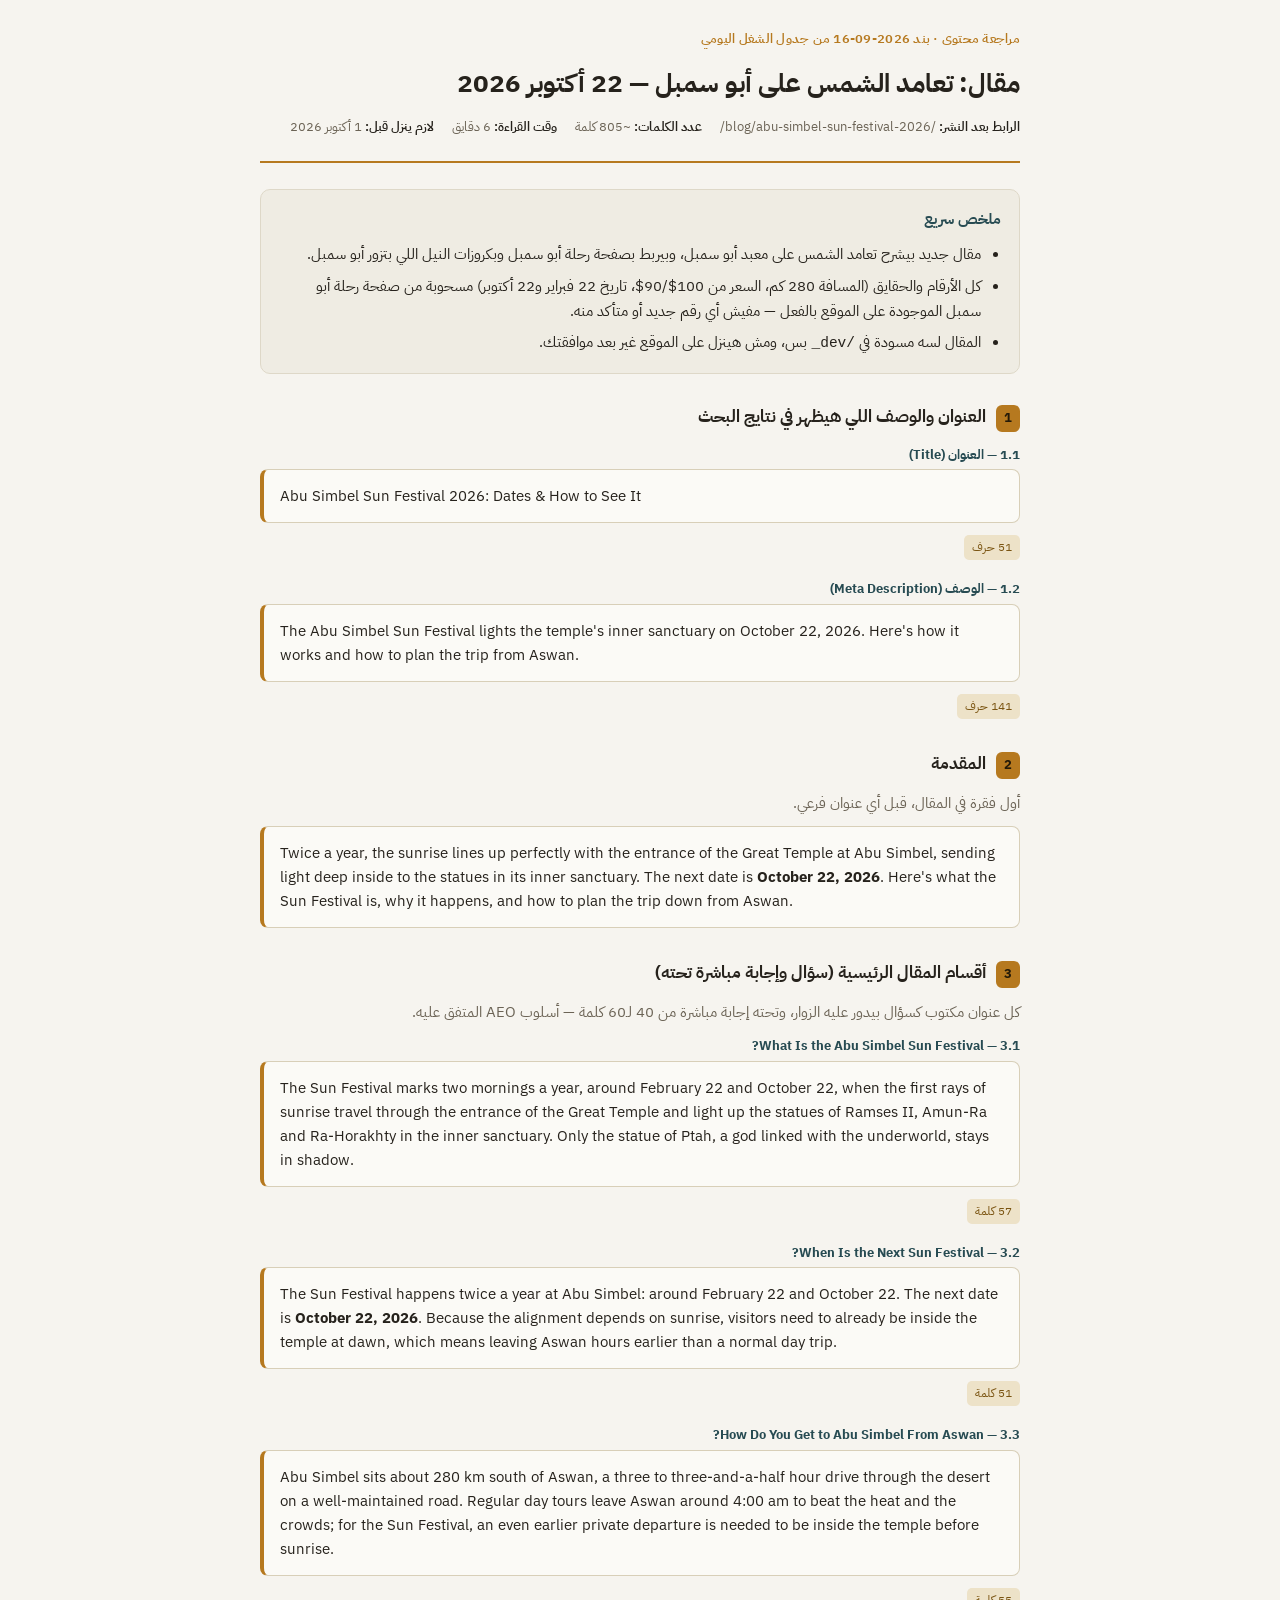
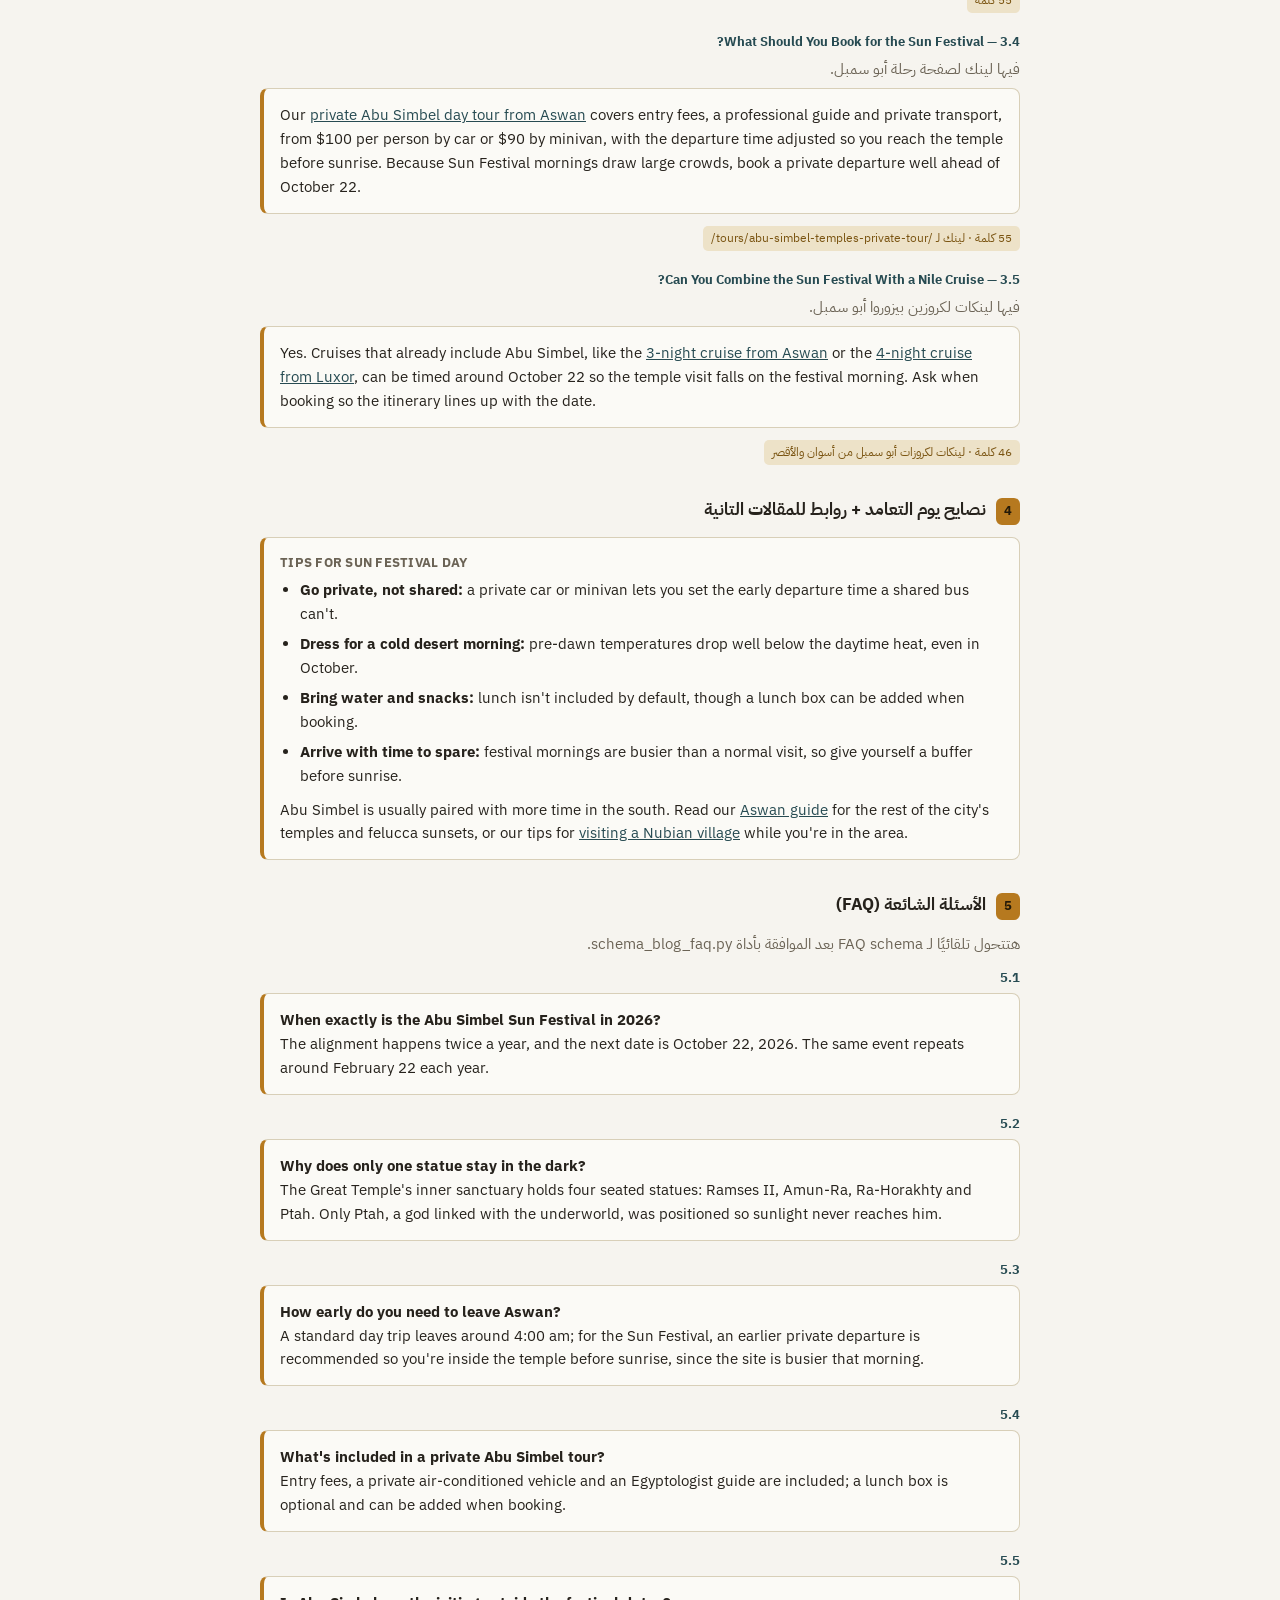
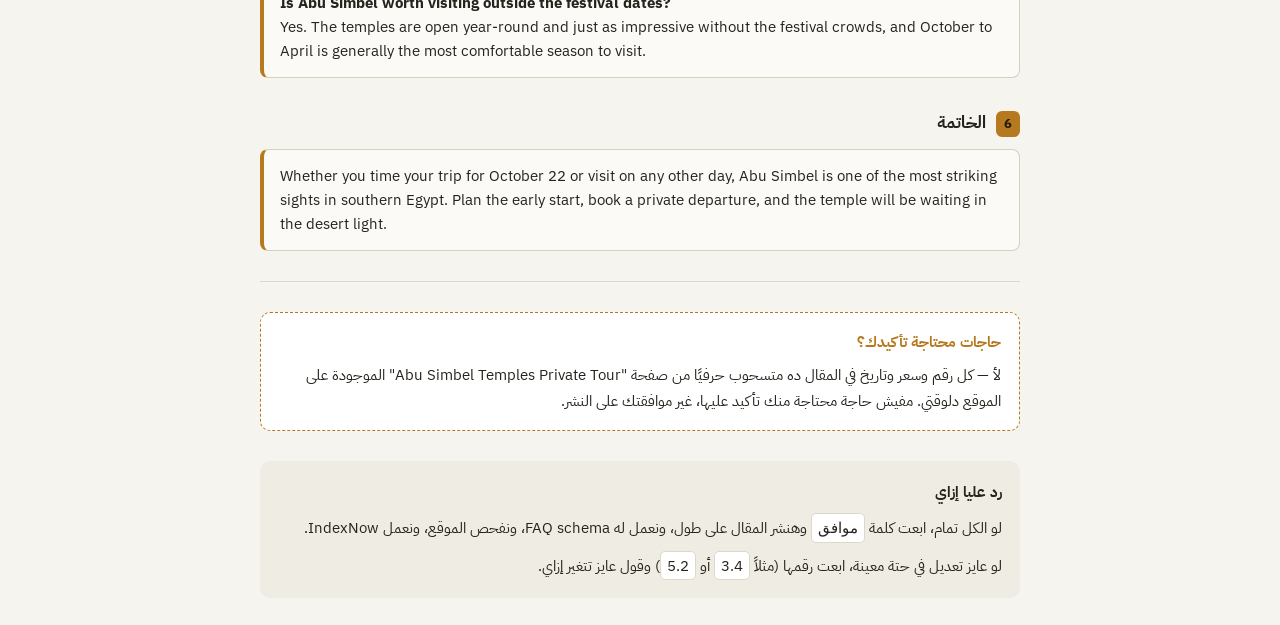
<file: _dev/reviews/abu-simbel-sun-festival-2026.html>
<!doctype html>
<title>مراجعة مقال تعامد الشمس</title>
<style>
  :root{
    --bg:#f6f4ef;
    --surface:#ffffff;
    --surface-2:#efece3;
    --border:#ded8c8;
    --text:#26221c;
    --text-muted:#6b6355;
    --accent:#b6791f;
    --accent-2:#274b52;
    --en-bg:#fbfaf6;
    --en-border:#d8cfb8;
    --tag-bg:#ede2c8;
    --tag-text:#7a5411;
  }
  @media (prefers-color-scheme: dark){
    :root:not([data-theme="light"]){
      --bg:#191510;
      --surface:#221d16;
      --surface-2:#2a241b;
      --border:#3a3226;
      --text:#f1ece0;
      --text-muted:#a89e8a;
      --accent:#e0a94c;
      --accent-2:#7fb8c2;
      --en-bg:#1e1a13;
      --en-border:#41392a;
      --tag-bg:#3a2f18;
      --tag-text:#e8c887;
    }
  }
  :root[data-theme="dark"]{
    --bg:#191510;
    --surface:#221d16;
    --surface-2:#2a241b;
    --border:#3a3226;
    --text:#f1ece0;
    --text-muted:#a89e8a;
    --accent:#e0a94c;
    --accent-2:#7fb8c2;
    --en-bg:#1e1a13;
    --en-border:#41392a;
    --tag-bg:#3a2f18;
    --tag-text:#e8c887;
  }

  * { box-sizing:border-box; }
  html,body{ margin:0; }
  body{
    background:var(--bg);
    color:var(--text);
    font-family:"IBM Plex Sans Arabic","IBM Plex Sans",sans-serif;
    direction:rtl;
    padding:0 16px;
    padding-block:28px;
    line-height:1.75;
  }
  .wrap{ max-width:760px; margin:0 auto; }

  header.top{
    display:flex; flex-direction:column; gap:10px;
    padding-bottom:22px; margin-bottom:26px;
    border-bottom:2px solid var(--accent);
  }
  .eyebrow{
    font-size:13px; color:var(--accent); font-weight:600;
    letter-spacing:.02em;
  }
  h1{
    font-size:26px; margin:0; font-weight:700;
    text-wrap:balance;
  }
  .meta-row{
    display:flex; flex-wrap:wrap; gap:8px 18px;
    font-size:13px; color:var(--text-muted);
  }
  .meta-row b{ color:var(--text); font-weight:600; }

  .info-box{
    background:var(--surface-2);
    border:1px solid var(--border);
    border-radius:10px;
    padding:16px 18px;
    margin-bottom:28px;
    font-size:14.5px;
  }
  .info-box h2{
    font-size:15px; margin:0 0 10px; color:var(--accent-2);
  }
  .info-box ul{ margin:0; padding-inline-start:20px; }
  .info-box li{ margin-bottom:6px; }
  .info-box li:last-child{ margin-bottom:0; }

  section{ margin-bottom:30px; }
  .sec-head{
    display:flex; align-items:baseline; gap:10px;
    margin-bottom:12px;
  }
  .num{
    font-family:"IBM Plex Sans",sans-serif;
    font-variant-numeric:tabular-nums;
    background:var(--accent);
    color:#241a08;
    font-weight:700;
    font-size:13px;
    border-radius:6px;
    padding:2px 8px;
    flex-shrink:0;
  }
  .sec-title{ font-size:17px; font-weight:700; }
  .ar-note{
    font-size:14.5px; color:var(--text-muted); margin:0 0 10px;
  }

  .en-block{
    background:var(--en-bg);
    border:1px solid var(--en-border);
    border-inline-start:4px solid var(--accent);
    border-radius:8px;
    padding:14px 16px;
    margin-bottom:6px;
  }
  .en-block, .en-block *{
    direction:ltr; text-align:left;
    font-family:"IBM Plex Sans",sans-serif;
    color:var(--text);
    font-size:14.5px;
    line-height:1.65;
  }
  .en-block p{ margin:0 0 10px; }
  .en-block p:last-child{ margin-bottom:0; }
  .en-block strong{ font-weight:700; }
  .en-block a{ color:var(--accent-2); }
  .en-block ul{ margin:0 0 10px; padding-left:20px; }
  .en-block li{ margin-bottom:6px; }
  .en-sub{
    font-size:12.5px; font-weight:700; letter-spacing:.02em;
    color:var(--text-muted); text-transform:uppercase;
    margin-bottom:6px;
  }
  .wc{
    display:inline-flex; align-items:center; gap:4px;
    font-size:12px; color:var(--tag-text);
    background:var(--tag-bg);
    border-radius:5px; padding:2px 8px; margin-top:6px;
  }

  .sub-item{ margin-bottom:18px; }
  .sub-item:last-child{ margin-bottom:0; }
  .sub-num{
    font-size:12.5px; font-weight:700; color:var(--accent-2);
    margin-bottom:4px; display:block;
  }

  .divider{ border:none; border-top:1px solid var(--border); margin:30px 0; }

  .confirm-box{
    background:var(--surface);
    border:1.5px dashed var(--accent);
    border-radius:10px;
    padding:16px 18px;
    margin:30px 0;
    font-size:14.5px;
  }
  .confirm-box h2{
    font-size:15px; margin:0 0 8px; color:var(--accent);
  }

  footer.reply{
    background:var(--surface-2);
    border-radius:10px;
    padding:18px;
    font-size:14.5px;
    margin-top:10px;
  }
  footer.reply h2{ font-size:15px; margin:0 0 8px; }
  footer.reply code{
    background:var(--surface);
    border:1px solid var(--border);
    border-radius:5px;
    padding:1px 6px;
    font-family:"IBM Plex Sans",monospace;
    direction:ltr; display:inline-block;
  }

  @media (max-width:480px){
    h1{ font-size:22px; }
  }
</style>
<link rel="preconnect" href="https://fonts.googleapis.com">
<link rel="preconnect" href="https://fonts.gstatic.com" crossorigin>
<link href="https://fonts.googleapis.com/css2?family=IBM+Plex+Sans+Arabic:wght@400;500;600;700&family=IBM+Plex+Sans:wght@400;500;600;700&display=swap" rel="stylesheet">

<div class="wrap">

  <header class="top">
    <div class="eyebrow">مراجعة محتوى · بند 2026-09-16 من جدول الشغل اليومي</div>
    <h1>مقال: تعامد الشمس على أبو سمبل — 22 أكتوبر 2026</h1>
    <div class="meta-row">
      <span><b>الرابط بعد النشر:</b> /blog/abu-simbel-sun-festival-2026/</span>
      <span><b>عدد الكلمات:</b> ~805 كلمة</span>
      <span><b>وقت القراءة:</b> 6 دقايق</span>
      <span><b>لازم ينزل قبل:</b> 1 أكتوبر 2026</span>
    </div>
  </header>

  <div class="info-box">
    <h2>ملخص سريع</h2>
    <ul>
      <li>مقال جديد بيشرح تعامد الشمس على معبد أبو سمبل، وبيربط بصفحة رحلة أبو سمبل وبكروزات النيل اللي بتزور أبو سمبل.</li>
      <li>كل الأرقام والحقايق (المسافة 280 كم، السعر من 100$/90$، تاريخ 22 فبراير و22 أكتوبر) مسحوبة من صفحة رحلة أبو سمبل الموجودة على الموقع بالفعل — مفيش أي رقم جديد أو متأكد منه.</li>
      <li>المقال لسه مسودة في <code style="direction:ltr;display:inline-block">_dev/</code> بس، ومش هينزل على الموقع غير بعد موافقتك.</li>
    </ul>
  </div>

  <section>
    <div class="sec-head"><span class="num">1</span><span class="sec-title">العنوان والوصف اللي هيظهر في نتايج البحث</span></div>
    <div class="sub-item">
      <span class="sub-num">1.1 — العنوان (Title)</span>
      <div class="en-block"><p>Abu Simbel Sun Festival 2026: Dates &amp; How to See It</p></div>
      <span class="wc">51 حرف</span>
    </div>
    <div class="sub-item">
      <span class="sub-num">1.2 — الوصف (Meta Description)</span>
      <div class="en-block"><p>The Abu Simbel Sun Festival lights the temple's inner sanctuary on October 22, 2026. Here's how it works and how to plan the trip from Aswan.</p></div>
      <span class="wc">141 حرف</span>
    </div>
  </section>

  <section>
    <div class="sec-head"><span class="num">2</span><span class="sec-title">المقدمة</span></div>
    <p class="ar-note">أول فقرة في المقال، قبل أي عنوان فرعي.</p>
    <div class="en-block">
      <p>Twice a year, the sunrise lines up perfectly with the entrance of the Great Temple at Abu Simbel, sending light deep inside to the statues in its inner sanctuary. The next date is <strong>October 22, 2026</strong>. Here's what the Sun Festival is, why it happens, and how to plan the trip down from Aswan.</p>
    </div>
  </section>

  <section>
    <div class="sec-head"><span class="num">3</span><span class="sec-title">أقسام المقال الرئيسية (سؤال وإجابة مباشرة تحته)</span></div>
    <p class="ar-note">كل عنوان مكتوب كسؤال بيدور عليه الزوار، وتحته إجابة مباشرة من 40 لـ60 كلمة — أسلوب AEO المتفق عليه.</p>

    <div class="sub-item">
      <span class="sub-num">3.1 — What Is the Abu Simbel Sun Festival?</span>
      <div class="en-block">
        <p>The Sun Festival marks two mornings a year, around February 22 and October 22, when the first rays of sunrise travel through the entrance of the Great Temple and light up the statues of Ramses II, Amun-Ra and Ra-Horakhty in the inner sanctuary. Only the statue of Ptah, a god linked with the underworld, stays in shadow.</p>
      </div>
      <span class="wc">57 كلمة</span>
    </div>

    <div class="sub-item">
      <span class="sub-num">3.2 — When Is the Next Sun Festival?</span>
      <div class="en-block">
        <p>The Sun Festival happens twice a year at Abu Simbel: around February 22 and October 22. The next date is <strong>October 22, 2026</strong>. Because the alignment depends on sunrise, visitors need to already be inside the temple at dawn, which means leaving Aswan hours earlier than a normal day trip.</p>
      </div>
      <span class="wc">51 كلمة</span>
    </div>

    <div class="sub-item">
      <span class="sub-num">3.3 — How Do You Get to Abu Simbel From Aswan?</span>
      <div class="en-block">
        <p>Abu Simbel sits about 280 km south of Aswan, a three to three-and-a-half hour drive through the desert on a well-maintained road. Regular day tours leave Aswan around 4:00 am to beat the heat and the crowds; for the Sun Festival, an even earlier private departure is needed to be inside the temple before sunrise.</p>
      </div>
      <span class="wc">55 كلمة</span>
    </div>

    <div class="sub-item">
      <span class="sub-num">3.4 — What Should You Book for the Sun Festival?</span>
      <p class="ar-note" style="margin-bottom:6px">فيها لينك لصفحة رحلة أبو سمبل.</p>
      <div class="en-block">
        <p>Our <a href="#">private Abu Simbel day tour from Aswan</a> covers entry fees, a professional guide and private transport, from $100 per person by car or $90 by minivan, with the departure time adjusted so you reach the temple before sunrise. Because Sun Festival mornings draw large crowds, book a private departure well ahead of October 22.</p>
      </div>
      <span class="wc">55 كلمة · لينك لـ /tours/abu-simbel-temples-private-tour/</span>
    </div>

    <div class="sub-item">
      <span class="sub-num">3.5 — Can You Combine the Sun Festival With a Nile Cruise?</span>
      <p class="ar-note" style="margin-bottom:6px">فيها لينكات لكروزين بيزوروا أبو سمبل.</p>
      <div class="en-block">
        <p>Yes. Cruises that already include Abu Simbel, like the <a href="#">3-night cruise from Aswan</a> or the <a href="#">4-night cruise from Luxor</a>, can be timed around October 22 so the temple visit falls on the festival morning. Ask when booking so the itinerary lines up with the date.</p>
      </div>
      <span class="wc">46 كلمة · لينكات لكروزات أبو سمبل من أسوان والأقصر</span>
    </div>
  </section>

  <section>
    <div class="sec-head"><span class="num">4</span><span class="sec-title">نصايح يوم التعامد + روابط للمقالات التانية</span></div>
    <div class="en-block">
      <div class="en-sub">Tips for Sun Festival Day</div>
      <ul>
        <li><strong>Go private, not shared:</strong> a private car or minivan lets you set the early departure time a shared bus can't.</li>
        <li><strong>Dress for a cold desert morning:</strong> pre-dawn temperatures drop well below the daytime heat, even in October.</li>
        <li><strong>Bring water and snacks:</strong> lunch isn't included by default, though a lunch box can be added when booking.</li>
        <li><strong>Arrive with time to spare:</strong> festival mornings are busier than a normal visit, so give yourself a buffer before sunrise.</li>
      </ul>
      <p>Abu Simbel is usually paired with more time in the south. Read our <a href="#">Aswan guide</a> for the rest of the city's temples and felucca sunsets, or our tips for <a href="#">visiting a Nubian village</a> while you're in the area.</p>
    </div>
  </section>

  <section>
    <div class="sec-head"><span class="num">5</span><span class="sec-title">الأسئلة الشائعة (FAQ)</span></div>
    <p class="ar-note">هتتحول تلقائيًا لـ FAQ schema بعد الموافقة بأداة schema_blog_faq.py.</p>

    <div class="sub-item">
      <span class="sub-num">5.1</span>
      <div class="en-block"><p><strong>When exactly is the Abu Simbel Sun Festival in 2026?</strong><br>The alignment happens twice a year, and the next date is October 22, 2026. The same event repeats around February 22 each year.</p></div>
    </div>
    <div class="sub-item">
      <span class="sub-num">5.2</span>
      <div class="en-block"><p><strong>Why does only one statue stay in the dark?</strong><br>The Great Temple's inner sanctuary holds four seated statues: Ramses II, Amun-Ra, Ra-Horakhty and Ptah. Only Ptah, a god linked with the underworld, was positioned so sunlight never reaches him.</p></div>
    </div>
    <div class="sub-item">
      <span class="sub-num">5.3</span>
      <div class="en-block"><p><strong>How early do you need to leave Aswan?</strong><br>A standard day trip leaves around 4:00 am; for the Sun Festival, an earlier private departure is recommended so you're inside the temple before sunrise, since the site is busier that morning.</p></div>
    </div>
    <div class="sub-item">
      <span class="sub-num">5.4</span>
      <div class="en-block"><p><strong>What's included in a private Abu Simbel tour?</strong><br>Entry fees, a private air-conditioned vehicle and an Egyptologist guide are included; a lunch box is optional and can be added when booking.</p></div>
    </div>
    <div class="sub-item">
      <span class="sub-num">5.5</span>
      <div class="en-block"><p><strong>Is Abu Simbel worth visiting outside the festival dates?</strong><br>Yes. The temples are open year-round and just as impressive without the festival crowds, and October to April is generally the most comfortable season to visit.</p></div>
    </div>
  </section>

  <section>
    <div class="sec-head"><span class="num">6</span><span class="sec-title">الخاتمة</span></div>
    <div class="en-block">
      <p>Whether you time your trip for October 22 or visit on any other day, Abu Simbel is one of the most striking sights in southern Egypt. Plan the early start, book a private departure, and the temple will be waiting in the desert light.</p>
    </div>
  </section>

  <hr class="divider">

  <div class="confirm-box">
    <h2>حاجات محتاجة تأكيدك؟</h2>
    <p style="margin:0">لأ — كل رقم وسعر وتاريخ في المقال ده متسحوب حرفيًا من صفحة "Abu Simbel Temples Private Tour" الموجودة على الموقع دلوقتي. مفيش حاجة محتاجة منك تأكيد عليها، غير موافقتك على النشر.</p>
  </div>

  <footer class="reply">
    <h2>رد عليا إزاي</h2>
    <p style="margin:0 0 8px">لو الكل تمام، ابعت كلمة <code>موافق</code> وهنشر المقال على طول، ونعمل له FAQ schema، ونفحص الموقع، ونعمل IndexNow.</p>
    <p style="margin:0">لو عايز تعديل في حتة معينة، ابعت رقمها (مثلاً <code>3.4</code> أو <code>5.2</code>) وقول عايز تتغير إزاي.</p>
  </footer>

</div>
</file>
